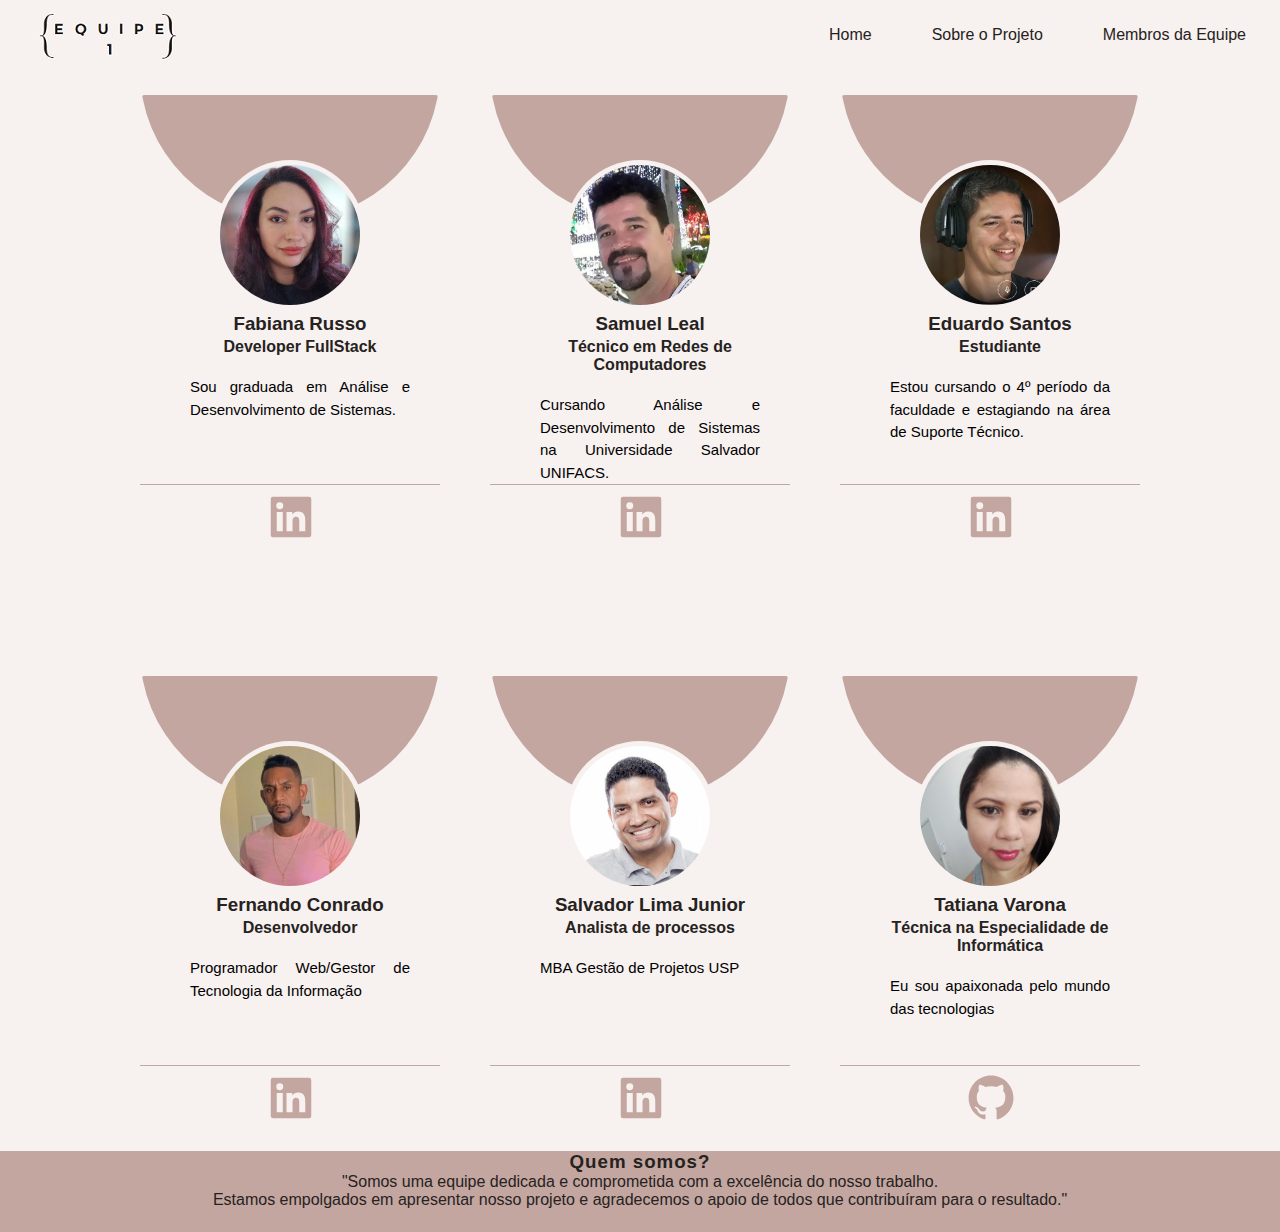
<file: equipo.html>
<!DOCTYPE html>
<html lang="en">
<head>
    <meta charset="UTF-8">
    <meta name="viewport" content="width=device-width, initial-scale=1.0">
    <title>Subir Imagen</title>
    <link rel="stylesheet" href="assets/styles.css">
    
</head>

<body>
    <header>
        <div class="navbar">
            <img src="assets/img/logo.jpg">
            <ul class="nav-menu">
                <li class="nav-item"><a href="index.html" class="nav-link">Home</a></li>
                <li class="nav-item"><a href="sobre.html" class="nav-link">Sobre o Projeto</a></li>
                <li class="nav-item"><a href="equipo.html" class="nav-link">Membros da Equipe</a></li>
            </ul>
        </div>
    </header>

        <div class="conteiner-cards">
        <div class="card">
            <div class="head">
                <div class="circle">
                    <div class="img">
                        <img src="assets/img/Fabiana Russo.jpeg" alt="">
                    </div>
                </div>
            </div>
            <div class="description">
                <h3>Fabiana Russo</h3>
                <h4>Developer FullStack</h4>
                <p>Sou graduada em Análise e Desenvolvimento de Sistemas.</p>
            </div>
            <div class="contact">
                <a href="https://www.linkedin.com/in/fabiana-russo/" target="_blank"><img src="assets/img/linkedin-square-logo-60.png"></a>
        </div>
        </div>

        <div class="card">
            <div class="head">
                <div class="circle">
                    <div class="img">
                        <img src="assets/img/Samuel Leal.jpeg" alt="">
                    </div>
                </div>
            </div>
            <div class="description">
                <h3>Samuel Leal</h3>
                <h4>Técnico em Redes de Computadores</h4>
                <p>Cursando Análise e Desenvolvimento de Sistemas na Universidade Salvador UNIFACS.</p>
            </div>
            <div class="contact">
                <a href="https://www.linkedin.com/in/samuel-leal-santos-8642599/" target="_blank"><img src="assets/img/linkedin-square-logo-60.png"></a>
        </div>
        </div>

        <div class="card">
            <div class="head">
                <div class="circle">
                    <div class="img">
                        <img src="assets/img/Eduardo Santos.jpeg" alt="">
                    </div>
                </div>
            </div>
            <div class="description">
                <h3>Eduardo Santos</h3>
                <h4>Estudiante</h4>
                <p> Estou cursando o 4º período da faculdade e estagiando na área de Suporte Técnico.</p>
            </div>
            <div class="contact">
                <a href="https://www.linkedin.com/in/eduardo-s-840204206/" target="_blank"><img src="assets/img/linkedin-square-logo-60.png"></a>
        </div>
        </div>
    </div>
        <div class="conteiner-cards">
            <div class="card">
                <div class="head">
                    <div class="circle">
                        <div class="img">
                            <img src="assets/img/Fernando Conrado.jpeg" alt="">
                        </div>
                    </div>
                </div>
                <div class="description">
                    <h3>Fernando Conrado</h3>
                    <h4>Desenvolvedor</h4>
                    <p>Programador Web/Gestor de Tecnologia da Informação</p>
                </div>
                <div class="contact">
                    <a href="https://www.linkedin.com/in/fernando-conrado-286535281/?utm_source=share&utm_campaign=share_via&utm_content=profile&utm_medium=android_app" target="_blank"><img src="assets/img/linkedin-square-logo-60.png"></a>
            </div>
            </div>
    
            <div class="card">
                <div class="head">
                    <div class="circle">
                        <div class="img">
                            <img src="assets/img/Salvador Lima.jpg" alt="">
                        </div>
                    </div>
                </div>
                <div class="description">
                    <h3>Salvador Lima Junior</h3>
                    <h4>Analista de processos</h4>
                    <p>MBA Gestão de Projetos USP</p>
                </div>
                <div class="contact">
                    <a href="https://www.linkedin.com/in/salvador-lima-junior-5a657b165/?utm_source=share&utm_campaign=share_via&utm_content=profile&utm_medium=ios_app" target="_blank"><img src="assets/img/linkedin-square-logo-60.png"></a>
            </div>
            </div>
    
            <div class="card">
                <div class="head">
                    <div class="circle">
                        <div class="img">
                            <img src="assets/img/Tatiana Varona.jpg" alt="">
                        </div>
                    </div>
                </div>
                <div class="description">
                    <h3>Tatiana Varona</h3>
                    <h4>Técnica na Especialidade de Informática</h4>
                    <p>Eu sou apaixonada pelo mundo das tecnologias</p>
                </div>
                <div class="contact">
                    <a href="https://github.com/Tativv" target="_blank"><img src="assets/img/github-logo-60.png"></a>
            </div>
            </div>
        </div>

<footer>
<div class="footer">
    <div class="col-1">
        <h3>Quem somos?</h3>
        <p>"Somos uma equipe dedicada e comprometida com a excelência do nosso trabalho. <br>Estamos empolgados em apresentar nosso projeto e agradecemos o apoio de todos que contribuíram para o resultado."</p>
    </div>
    
</footer>
<script src="assets/app.js"></script>
</body>
</html>
</file>
<file: assets/styles.css>
* {
    margin: 0;
    padding: 0;
    font-family: 'Popins', sans-serif;
    box-sizing: border-box;
}

body {
    align-items: center;
    justify-content: center;
    min-height: 100vh;
    background: #f7f1f0;
    position: relative;
}

li {
    list-style: none;
}

a {
    color: #262220;
    text-decoration: none;
}

.navbar {
    min-height: 70px;
    display: flex;
    align-items: center;
    justify-content: space-between;
    padding: 0 34px;
}

.nav-menu {
    display: flex;
    align-items: center;
    gap: 60px;
}

.nav-link:hover {
    color: #c3a6a0;
}

.content {
    width: 100%;
    min-height: 74.7vh;
    display: flex;
    align-items: center;
}

#drop-area {
    
    width: 550px;
    height: 350px;
    padding: 20px;
    background: #c3a6a0;
    text-align: center;
    border-radius: 20px;
    margin-left: 30%; 

}


#img-view {
    width: 100%;
    height: 100%;
    border-radius: 20px;
    border: 2px dashed #262220;
    background: #f7f1f0;
    background-repeat: no-repeat;
    background-position: center;
    background-size: contain;
}


#img-view span {
    display: block;
    font-size: 12px;
    color: #777;
    margin-top: 15px;
}

.footer {
    background: #c3a6a0;
    color: #262220;
    position: absolute;
    width: 100%;
    bottom: 0;
    height: 81px;
    left: 0; 
}

.footer div h3 {
    font-weight: 30px;
    letter-spacing: 1px;
}

.col-1 {
    text-align: center;
    background: #c3a6a0;
    
}

.conteiner-cards {
    width: 100;
    min-height: 50vh;
    background: #f7f1f0;
    display: flex;
    flex-wrap: wrap;
    justify-content: center;
    padding-bottom: 81px;
}

.card {
    position: relative;
    width: 300px;
    height: 450px;
    background: #f7f1f0;
    border-radius: 5px;
    overflow: hidden;
    transition: .5s;
    margin: 25px;
}

.card:hover {
    box-shadow: 0 5px 15px #c3a6a0;
    transform: translateY(-15px);
}

.card .head {
    height: 125px;
    width: 100%;
    position: relative;
}

.card .head .circle {
    position: absolute;
    width: 300px;
    height: 300px;
    border-radius: 50%;
    background: #c3a6a0;
    bottom: 0;
}

.card .head .img {
    width: 150px;
    height: 150px;
    position: absolute;
    background: #f7f1f0;
    border-radius: 50%;
    padding: 5px;
    bottom: -30%;
    left: 50%;
    transform: translate(-50%);
}

.card .head .img img {
    width: 100%;
    height: 100%;
    border-radius: 50%;
    object-fit: cover;
}

.card .description {
    height: 265px;
    padding: 90px 30px 30px 50px;
    border-bottom: solid 1px #c3a6a0;
}

.card .description h3 {
    color: #262220;
    text-align: center;
    line-height: 1.5em;
}

.card .description h4 {
    color: #262220;
    text-align: center;
}

.card .description p {
    margin-top: 20px;
    font-size: 15px;
    line-height: 1.5em;
    text-align: justify;
}

.card .contact {
    width: 100%;
    display: flex;
    align-items: center;
    justify-content: center;
}

.card .contact a {
    text-decoration: none;
    padding: 5px 20px;
    border-radius: 5px;
}

.heading h1 {
    color: #262220;
    font-size: 45px;
    text-align: center;
    margin-top: 20px;
}

.container {
    min-height: 60.5vh;
    display: flex;
    justify-content: center;
    align-items: center;
    width: 90%;

}

.about-content {
    flex: 1;
    width: 600px;
    margin: 0px 35px;
    text-align: justify;
}

.about-image {
    flex: 1;
    width: 600px;
    margin: auto;
}

.about-content h2 {
    font-size: 38px;
    margin-bottom: 10px;
    color: #262220;
}

.about-content p {
    font-size: 24;
    line-height: 1.5;
    margin-bottom: 35px;
    color: #262220;
    
}


::-webkit-file-upload-button{
    padding: 20px;
    border: none;
    border-radius: 50px;
    box-shadow: 1px 0 1px #fff;
    outline: none;
}


button{
padding: 5px;
border: 2px solid #c3a6a0;
border-radius: 5px;
background: none;
cursor: pointer;
margin-top: 40px;
font-weight: bold;
}


button:hover,
button:focus {
    outline: none;
    background: #c3a6a0;
    color: #fff;
}
</file>
